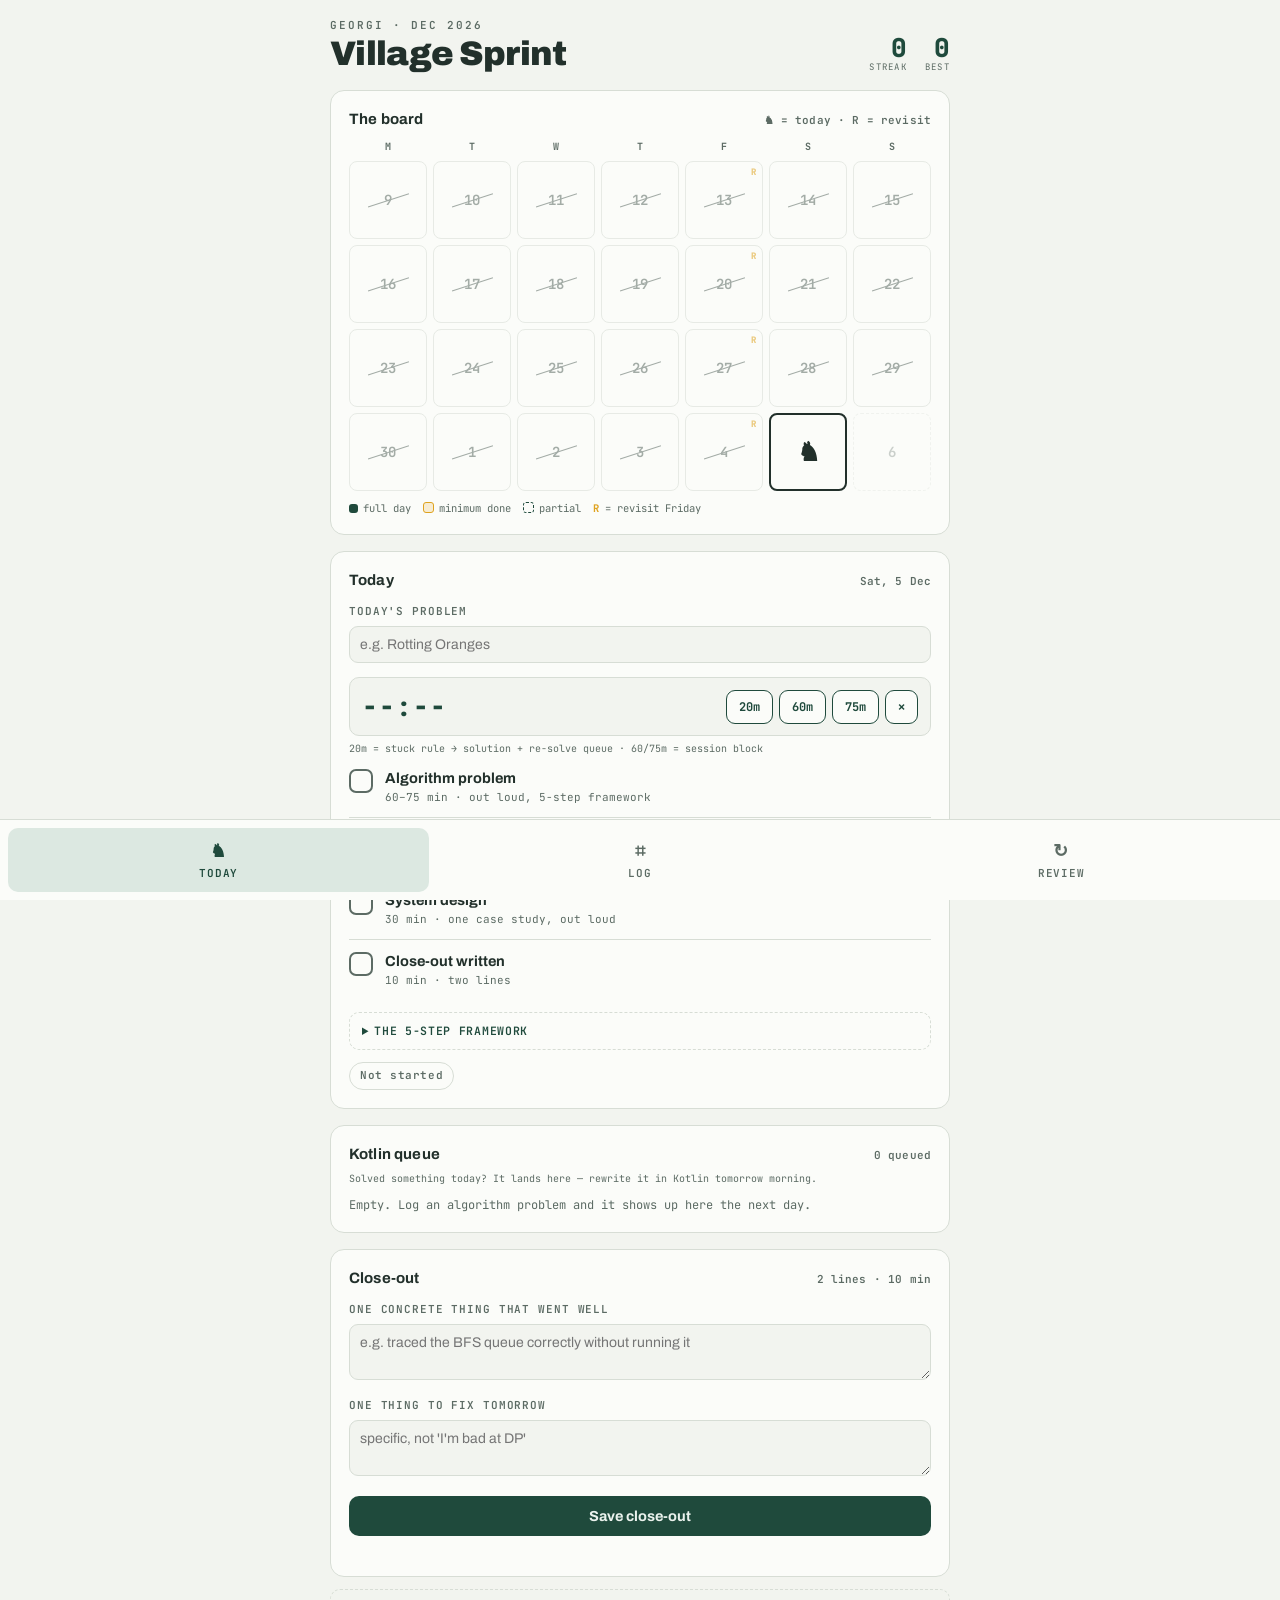
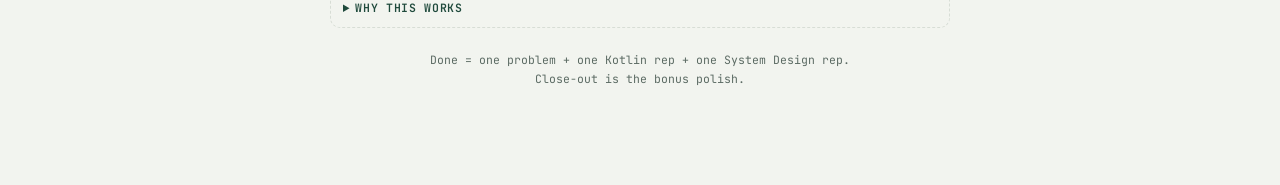
<file: index.html>
<!DOCTYPE html>
<html lang="en">
<head>
<meta charset="UTF-8">
<meta name="viewport" content="width=device-width, initial-scale=1.0">
<meta name="theme-color" content="#1F4A3C">
<meta name="apple-mobile-web-app-capable" content="yes">
<meta name="apple-mobile-web-app-title" content="Sprint">
<title>Today — Village Sprint</title>
<link href="https://fonts.googleapis.com/css2?family=JetBrains+Mono:wght@400;600;800&family=Archivo:wght@500;700;900&display=swap" rel="stylesheet">
<link rel="stylesheet" href="css/style.css">
</head>
<body>
<div class="wrap">

  <div class="header-row">
    <div>
      <div class="eyebrow" id="eyebrow">Georgi · Amsterdam</div>
      <h1>Village Sprint</h1>
    </div>
    <div class="hstats">
      <div><div class="num" id="streakVal">0</div><div class="lbl">streak</div></div>
      <div><div class="num" id="bestVal">0</div><div class="lbl">best</div></div>
    </div>
  </div>

  <div class="card">
    <h2>The board <span class="meta">♞ = today · R = revisit</span></h2>
    <div class="dowrow" id="dowRow"></div>
    <div class="board" id="board"></div>
    <div class="legend">
      <span class="lg-full">full day</span>
      <span class="lg-min">minimum done</span>
      <span class="lg-part">partial</span>
      <span class="lg-r"><b style="color:var(--gold)">R</b>&nbsp;= revisit Friday</span>
    </div>
  </div>

  <div class="card">
    <h2>Today <span class="meta" id="todayLabel"></span></h2>
    <div id="viewBanner" class="fridaynote" style="display:none"></div>
    <div id="fridayNote" class="fridaynote" style="display:none">Revisit day: Review tab → randomizer · re-read notes</div>
    <label class="f" for="probInput">Today's problem</label>
    <input type="text" id="probInput" placeholder="e.g. Rotting Oranges" aria-label="today's problem">
    <div class="timerbar">
      <div class="tdisp" id="timerDisp">--:--</div>
      <div class="tbtns">
        <button class="mini tstart" data-mins="20">20m</button>
        <button class="mini tstart" data-mins="60">60m</button>
        <button class="mini tstart" data-mins="75">75m</button>
        <button class="mini" id="timerStop" aria-label="stop timer">✕</button>
      </div>
    </div>
    <div class="thint">20m = stuck rule → solution + re-solve queue · 60/75m = session block</div>
    <div id="checklist"></div>
    <details class="steps">
      <summary>The 5-step framework</summary>
      <ol>
        <li><b>Repeat</b> the problem in your own words</li>
        <li><b>Ask 2–3 clarifying questions</b> — constraints, edge cases, input size</li>
        <li><b>Think aloud</b> — state the approach and why, before any code</li>
        <li><b>Narrate while coding</b> — no silent stretches</li>
        <li><b>Trace a small example</b> when stuck — line by line, out loud</li>
      </ol>
    </details>
    <span class="pill" id="statusPill">Not started</span>
  </div>

  <div class="card">
    <h2>Kotlin queue <span class="meta" id="kqMeta"></span></h2>
    <div class="thint">Solved something today? It lands here — rewrite it in Kotlin tomorrow morning.</div>
    <div id="kqList"></div>
  </div>

  <div class="card">
    <h2>Close-out <span class="meta">2 lines · 10 min</span></h2>
    <label class="f" for="well">One concrete thing that went well</label>
    <textarea id="well" placeholder="e.g. traced the BFS queue correctly without running it"></textarea>
    <label class="f" for="fix">One thing to fix tomorrow</label>
    <textarea id="fix" placeholder="specific, not 'I'm bad at DP'"></textarea>
    <button class="save" id="saveBtn">Save close-out</button>
    <div class="saved-flash" id="savedFlash"></div>
  </div>

  <details class="steps">
    <summary>Why this works</summary>
    <ul class="whylist">
      <li><b>Streak, not deadline.</b> No end date to run out — loss aversion keeps a running streak more motivating than a shrinking countdown ever was.</li>
      <li><b>Three small reps beat one big one.</b> Interleaving Algorithms, Kotlin and System Design daily (vs. blocking by topic) improves long-term recall — it's harder in the moment, better a week later.</li>
      <li><b>The re-solve queue is retrieval practice.</b> Reading a solution teaches you nothing durable; being forced to reproduce it cold days later is what makes it stick (the testing effect).</li>
      <li><b>Two lines a day beats a long journal.</b> Cheap, specific reflection you'll actually keep doing — friction kills the fancy version.</li>
      <li><b>The board is a visible chain.</b> Seeing the pattern of done days is its own reward — don't break the chain.</li>
    </ul>
  </details>

  <div class="kaizen">
    Done = one problem + one Kotlin rep + one System Design rep.<br>
    Close-out is the bonus polish.
  </div>

</div>

<nav class="nav">
  <a href="index.html" data-page="today"><span class="ico">♞</span>Today</a>
  <a href="problems.html" data-page="problems"><span class="ico">⌗</span>Log</a>
  <a href="review.html" data-page="review"><span class="ico">↻</span>Review</a>
</nav>

<script src="js/store.js"></script>
<script>
(function () {
  VS.load();
  VS.markNav('today');
  const S = VS.state();
  let viewKey = null; // null = today

  function render() {
    const tKey = VS.todayIso();
    const aKey = viewKey || tKey;
    const ds = VS.dayState(aKey);

    document.getElementById('streakVal').textContent = VS.streak();
    document.getElementById('bestVal').textContent = VS.longestStreak();
    document.getElementById('todayLabel').textContent = VS.fmtDate(aKey);
    document.getElementById('fridayNote').style.display = VS.isRevisitDay(aKey) ? 'block' : 'none';
    document.getElementById('eyebrow').textContent = 'Georgi · ' +
      new Date().toLocaleDateString('en-GB', { month: 'short', year: 'numeric' });

    const vb = document.getElementById('viewBanner');
    if (viewKey) {
      vb.style.display = 'block';
      vb.innerHTML = 'Viewing ' + VS.fmtDate(aKey) + ' &nbsp; <button class="mini" id="backToday">back to today</button>';
      document.getElementById('backToday').onclick = () => { viewKey = null; render(); };
    } else {
      vb.style.display = 'none';
    }
    document.querySelector('.timerbar').style.display = viewKey ? 'none' : 'flex';
    document.querySelector('.thint').style.display = viewKey ? 'none' : 'block';

    // day-of-week header row
    const dowRow = document.getElementById('dowRow');
    if (!dowRow.childElementCount) {
      dowRow.innerHTML = VS.DOW_LABELS.map(l => '<span>' + l + '</span>').join('');
    }

    // board — rolling 4-week calendar grid
    const board = document.getElementById('board');
    board.innerHTML = '';
    VS.gridDays(4).forEach(k => {
      const d = VS.dayState(k);
      const cell = document.createElement('div');
      cell.className = 'cell';
      const any = !!(d.algo || d.kotlin || d.sysdesign || d.closeout);
      const future = VS.isFuture(k);
      if (future) cell.classList.add('future');
      else if (VS.isFull(d)) cell.classList.add('full');
      else if (VS.isMin(d)) cell.classList.add('min');
      else if (any) cell.classList.add('part');
      else if (k < tKey) cell.classList.add('missed');
      if (k === tKey) cell.classList.add('today');
      if (viewKey === k) cell.classList.add('viewing');
      if (VS.isRevisitDay(k)) cell.classList.add('friday');
      cell.textContent = String(parseInt(k.slice(-2), 10));
      if (k === tKey) {
        cell.textContent = '';
        const kn = document.createElement('span');
        kn.className = 'knight'; kn.textContent = '♞';
        cell.appendChild(kn);
      }
      if (!future) {
        cell.tabIndex = 0;
        cell.setAttribute('role', 'button');
        cell.setAttribute('aria-label', VS.fmtDate(k));
        const open = () => { viewKey = (k === tKey) ? null : k; render(); };
        cell.addEventListener('click', open);
        cell.addEventListener('keydown', e => { if (e.key === 'Enter' || e.key === ' ') { e.preventDefault(); open(); } });
      }
      board.appendChild(cell);
    });

    // checklist
    const list = document.getElementById('checklist');
    list.innerHTML = '';
    VS.CHECKS.forEach(c => {
      let sub = c.s;
      if (c.id === 'algo' && ds.problem) sub = '→ ' + VS.esc(ds.problem) + ' · ' + c.s;
      const row = document.createElement('div');
      row.className = 'check-row' + (ds[c.id] ? ' on' : '');
      row.setAttribute('role', 'checkbox');
      row.setAttribute('aria-checked', ds[c.id] ? 'true' : 'false');
      row.tabIndex = 0;
      row.innerHTML = '<div class="box">✓</div><div class="txt"><div class="t">' + c.t +
        '</div><div class="s">' + sub + '</div></div>';
      const toggle = () => {
        const cur = VS.dayState(aKey);
        cur[c.id] = !cur[c.id];
        S.days[aKey] = cur;
        VS.save(); render();
      };
      row.addEventListener('click', toggle);
      row.addEventListener('keydown', e => { if (e.key === ' ' || e.key === 'Enter') { e.preventDefault(); toggle(); } });
      list.appendChild(row);
    });

    // problem input
    const pInp = document.getElementById('probInput');
    if (document.activeElement !== pInp) pInp.value = ds.problem || '';

    // status pill
    const pill = document.getElementById('statusPill');
    if (VS.isFull(ds)) { pill.textContent = 'Full day ✓'; pill.className = 'pill full'; }
    else if (VS.isMin(ds)) { pill.textContent = 'Minimum done ✓'; pill.className = 'pill min'; }
    else { pill.textContent = 'Not started'; pill.className = 'pill'; }

    // close-out fields
    const co = ds.note || { well: '', fix: '' };
    if (document.activeElement !== document.getElementById('well') &&
        document.activeElement !== document.getElementById('fix')) {
      document.getElementById('well').value = co.well || '';
      document.getElementById('fix').value = co.fix || '';
    }

    renderKotlinQueue();
  }

  function renderKotlinQueue() {
    const t = VS.todayIso();
    const items = (S.kotlinQueue || []).slice().sort((a, b) => (a.due < b.due ? -1 : 1));
    document.getElementById('kqMeta').textContent = items.length + ' queued';
    const list = document.getElementById('kqList');
    if (items.length === 0) {
      list.innerHTML = '<div class="empty">Empty. Log an algorithm problem and it shows up here the next day.</div>';
      return;
    }
    list.innerHTML = '';
    items.forEach(it => {
      const row = document.createElement('div');
      let dueTxt;
      if (it.due < t) { row.className = 'rs-item overdue'; dueTxt = 'overdue'; }
      else if (it.due === t) { row.className = 'rs-item duetoday'; dueTxt = 'due today'; }
      else { row.className = 'rs-item'; dueTxt = VS.fmtDate(it.due); }
      row.innerHTML = '<div class="nm">' + VS.esc(it.n) + '</div><div class="due">' + dueTxt + '</div>';
      const ok = document.createElement('button');
      ok.className = 'mini'; ok.textContent = '✓';
      ok.setAttribute('aria-label', 'rewrote ' + it.n + ' in Kotlin');
      ok.onclick = () => {
        S.kotlinQueue = S.kotlinQueue.filter(x => x !== it);
        const cur = VS.dayState(t);
        cur.kotlin = true;
        S.days[t] = cur;
        S.problems = S.problems || [];
        S.problems.push({
          id: 'p' + Date.now(), name: it.n, url: '', track: 'Kotlin', topic: it.topic || 'Koans',
          diff: 'Medium', notes: '', date: t, lastReview: null
        });
        VS.save(); render();
      };
      row.appendChild(ok);
      list.appendChild(row);
    });
  }

  document.getElementById('probInput').addEventListener('change', () => {
    const k = viewKey || VS.todayIso();
    const cur = VS.dayState(k);
    cur.problem = document.getElementById('probInput').value.trim();
    S.days[k] = cur;
    VS.save(); render();
  });

  document.getElementById('saveBtn').addEventListener('click', () => {
    const k = viewKey || VS.todayIso();
    const cur = VS.dayState(k);
    cur.note = {
      well: document.getElementById('well').value.trim(),
      fix: document.getElementById('fix').value.trim()
    };
    if (cur.note.well || cur.note.fix) cur.closeout = true;
    S.days[k] = cur;
    const ok = VS.save();
    const f = document.getElementById('savedFlash');
    f.textContent = ok ? 'Saved · ' + new Date().toLocaleTimeString('en-GB', { hour: '2-digit', minute: '2-digit' })
                       : 'Storage unavailable';
    setTimeout(() => { f.textContent = ''; }, 2500);
    render();
  });

  // timer
  let timerInterval = null;
  function updateTimerDisplay() {
    const el = document.getElementById('timerDisp');
    const t = S.timer;
    if (!t || !t.end) {
      el.textContent = '--:--'; el.classList.remove('done');
      clearInterval(timerInterval); timerInterval = null;
      return;
    }
    const rem = Math.max(0, Math.round((t.end - Date.now()) / 1000));
    el.textContent = String(Math.floor(rem / 60)).padStart(2, '0') + ':' + String(rem % 60).padStart(2, '0');
    if (rem === 0) {
      clearInterval(timerInterval); timerInterval = null;
      el.classList.add('done');
      el.textContent = t.mins === 20 ? 'STOP' : 'DONE';
      if (navigator.vibrate) navigator.vibrate([300, 100, 300, 100, 300]);
      delete S.timer;
      VS.save();
    }
  }
  function runTimer() {
    clearInterval(timerInterval);
    timerInterval = setInterval(updateTimerDisplay, 1000);
    updateTimerDisplay();
  }
  document.querySelectorAll('.tstart').forEach(b => {
    b.addEventListener('click', () => {
      S.timer = { end: Date.now() + parseInt(b.getAttribute('data-mins'), 10) * 60000, mins: parseInt(b.getAttribute('data-mins'), 10) };
      document.getElementById('timerDisp').classList.remove('done');
      VS.save(); runTimer();
    });
  });
  document.getElementById('timerStop').addEventListener('click', () => {
    delete S.timer;
    VS.save(); updateTimerDisplay();
  });

  render();
  if (S.timer) runTimer();
})();
</script>
</body>
</html>
</file>
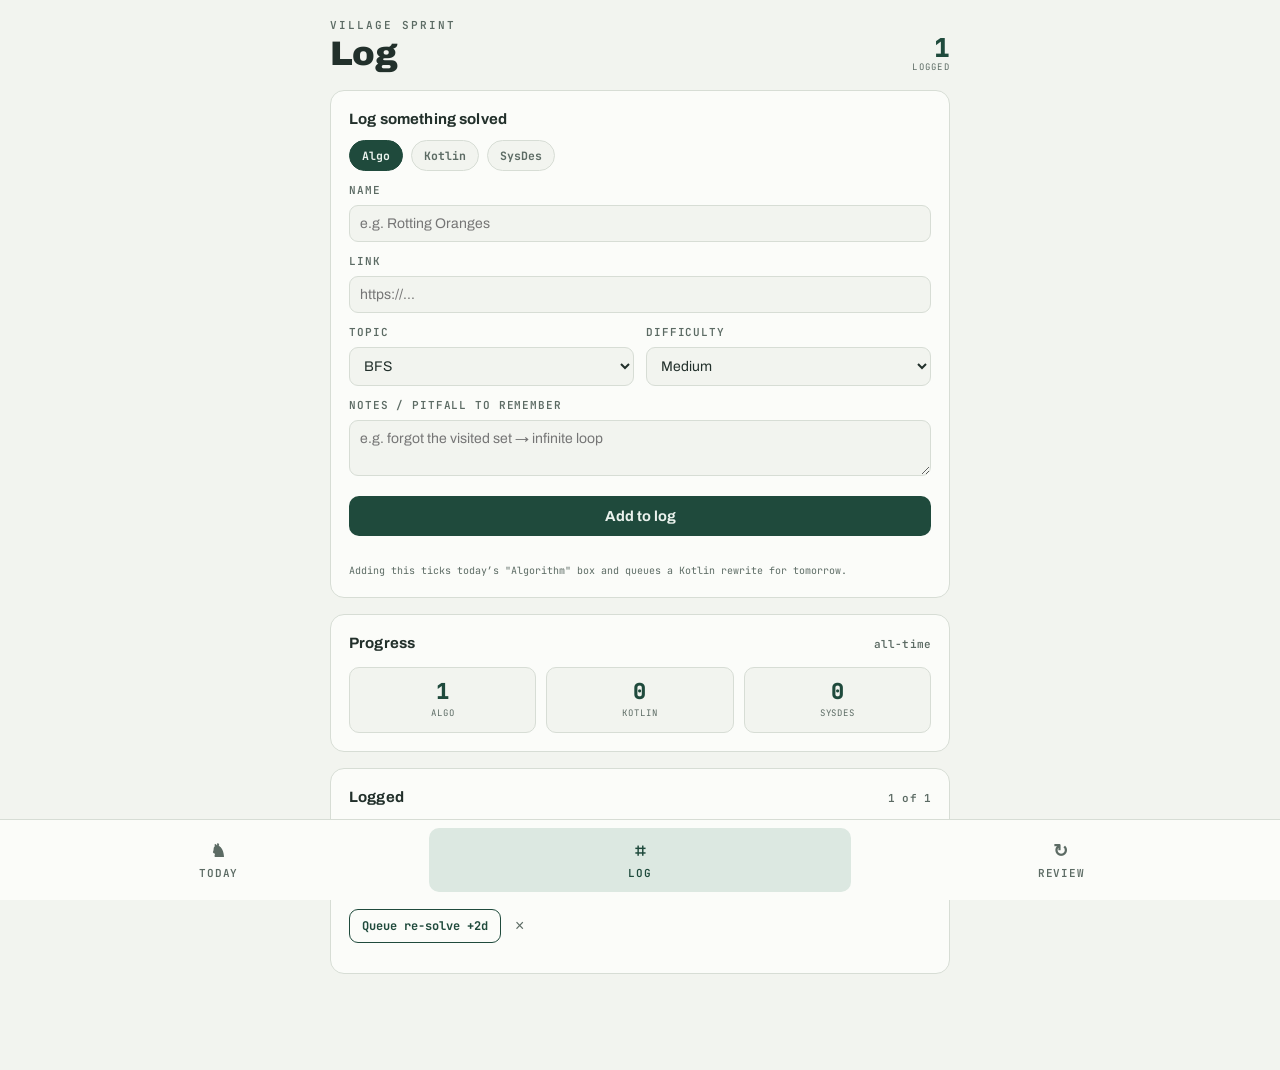
<file: problems.html>
<!DOCTYPE html>
<html lang="en">
<head>
<meta charset="UTF-8">
<meta name="viewport" content="width=device-width, initial-scale=1.0">
<meta name="theme-color" content="#1F4A3C">
<meta name="apple-mobile-web-app-capable" content="yes">
<meta name="apple-mobile-web-app-title" content="Sprint">
<title>Log — Village Sprint</title>
<link href="https://fonts.googleapis.com/css2?family=JetBrains+Mono:wght@400;600;800&family=Archivo:wght@500;700;900&display=swap" rel="stylesheet">
<link rel="stylesheet" href="css/style.css">
</head>
<body>
<div class="wrap">

  <div class="header-row">
    <div>
      <div class="eyebrow">Village Sprint</div>
      <h1>Log</h1>
    </div>
    <div class="hstats">
      <div><div class="num" id="probCount">0</div><div class="lbl">logged</div></div>
    </div>
  </div>

  <div class="card">
    <h2>Log something solved</h2>
    <div class="tabrow" id="trackTabs"></div>
    <div class="formgrid">
      <div class="full">
        <label class="f" for="pName">Name</label>
        <input type="text" id="pName" placeholder="e.g. Rotting Oranges">
      </div>
      <div class="full">
        <label class="f" for="pUrl">Link</label>
        <input type="url" id="pUrl" placeholder="https://...">
      </div>
      <div>
        <label class="f" for="pTopic">Topic</label>
        <select id="pTopic"></select>
      </div>
      <div>
        <label class="f" for="pDiff">Difficulty</label>
        <select id="pDiff">
          <option>Easy</option>
          <option selected>Medium</option>
          <option>Hard</option>
        </select>
      </div>
      <div class="full">
        <label class="f" for="pNotes">Notes / pitfall to remember</label>
        <textarea id="pNotes" placeholder="e.g. forgot the visited set → infinite loop"></textarea>
      </div>
    </div>
    <button class="save" id="pAdd">Add to log</button>
    <div class="saved-flash" id="pFlash"></div>
    <div class="thint" id="tickHint">Adding this also ticks today's matching checklist box.</div>
  </div>

  <div class="card">
    <h2>Progress <span class="meta">all-time</span></h2>
    <div class="statgrid" id="pillarStats"></div>
  </div>

  <div class="card">
    <h2>Logged <span class="meta" id="listMeta"></span></h2>
    <div class="tabrow" id="filterTabs"></div>
    <div id="probList"><div class="empty">Nothing logged yet.</div></div>
  </div>

</div>

<nav class="nav">
  <a href="index.html" data-page="today"><span class="ico">♞</span>Today</a>
  <a href="problems.html" data-page="problems"><span class="ico">⌗</span>Log</a>
  <a href="review.html" data-page="review"><span class="ico">↻</span>Review</a>
</nav>

<script src="js/store.js"></script>
<script>
(function () {
  VS.load();
  VS.markNav('problems');
  const S = VS.state();

  let formTrack = VS.TRACK_DEFS[0].id;
  let filterTrack = 'All';

  // form track tabs
  const trackTabs = document.getElementById('trackTabs');
  function renderFormTabs() {
    trackTabs.innerHTML = '';
    VS.TRACK_DEFS.forEach(t => {
      const b = document.createElement('button');
      b.type = 'button';
      b.className = 'tab chip-' + t.chip + (t.id === formTrack ? ' on' : '');
      b.textContent = t.short;
      b.onclick = () => { formTrack = t.id; renderFormTabs(); renderTopics(); };
      trackTabs.appendChild(b);
    });
  }
  function renderTopics() {
    const sel = document.getElementById('pTopic');
    sel.innerHTML = '';
    VS.trackDef(formTrack).topics.forEach(t => {
      const o = document.createElement('option');
      o.value = t; o.textContent = t;
      sel.appendChild(o);
    });
    document.getElementById('tickHint').textContent = formTrack === 'Algorithm'
      ? 'Adding this ticks today’s "Algorithm" box and queues a Kotlin rewrite for tomorrow.'
      : 'Adding this also ticks today’s "' + VS.trackDef(formTrack).id + '" checklist box.';
  }

  // list filter tabs
  const filterTabs = document.getElementById('filterTabs');
  function renderFilterTabs() {
    filterTabs.innerHTML = '';
    ['All'].concat(VS.TRACK_DEFS.map(t => t.id)).forEach(id => {
      const def = VS.TRACK_DEFS.find(t => t.id === id);
      const b = document.createElement('button');
      b.type = 'button';
      b.className = 'tab' + (def ? ' chip-' + def.chip : '') + (id === filterTrack ? ' on' : '');
      b.textContent = def ? def.short : 'All';
      b.onclick = () => { filterTrack = id; render(); };
      filterTabs.appendChild(b);
    });
  }

  function render() {
    const all = (S.problems || []);
    document.getElementById('probCount').textContent = all.length;

    // pillar stats
    const stats = VS.TRACK_DEFS.map(t => [all.filter(p => p.track === t.id).length, t.short]);
    document.getElementById('pillarStats').innerHTML = stats.map(c =>
      '<div class="stat"><div class="v">' + c[0] + '</div><div class="l">' + c[1] + '</div></div>').join('');

    const probs = all.filter(p => filterTrack === 'All' || p.track === filterTrack)
      .slice().sort((a, b) => (a.date < b.date ? 1 : -1));
    document.getElementById('listMeta').textContent = probs.length + ' of ' + all.length;
    const list = document.getElementById('probList');
    if (probs.length === 0) {
      list.innerHTML = '<div class="empty">Nothing logged yet.</div>';
    } else {
      list.innerHTML = '';
      probs.forEach(p => {
        const def = VS.trackDef(p.track);
        const el = document.createElement('div');
        el.className = 'prob';
        const nameHtml = p.url
          ? '<a href="' + VS.esc(p.url) + '" target="_blank" rel="noopener">' + VS.esc(p.name) + '</a>'
          : VS.esc(p.name);
        el.innerHTML =
          '<div class="top"><span class="nm">' + nameHtml + '</span>' +
          '<span class="chip chip-' + def.chip + '">' + VS.esc(p.track) + '</span>' +
          '<span class="chip">' + VS.esc(p.topic) + '</span>' +
          '<span class="chip gold">' + VS.esc(p.diff) + '</span></div>' +
          '<div class="sub">' + VS.fmtDate(p.date) +
          (p.lastReview ? ' · re-solved ' + VS.fmtDate(p.lastReview) : '') + '</div>' +
          (p.notes ? '<div class="notes">' + VS.esc(p.notes) + '</div>' : '');
        const acts = document.createElement('div');
        acts.className = 'acts';
        const q = document.createElement('button');
        q.className = 'mini'; q.textContent = 'Queue re-solve +2d';
        q.onclick = () => {
          const d = new Date(); d.setDate(d.getDate() + 2);
          S.resolve = S.resolve || [];
          S.resolve.push({ n: p.name, due: VS.iso(d) });
          VS.save();
          q.textContent = 'Queued ✓'; q.disabled = true;
        };
        const del = document.createElement('button');
        del.className = 'x'; del.textContent = '×';
        del.setAttribute('aria-label', 'delete ' + p.name);
        del.onclick = () => {
          if (!confirm('Delete "' + p.name + '" from the log?')) return;
          S.problems = S.problems.filter(x => x.id !== p.id);
          VS.save(); render();
        };
        acts.appendChild(q); acts.appendChild(del);
        el.appendChild(acts);
        list.appendChild(el);
      });
    }
  }

  document.getElementById('pAdd').addEventListener('click', () => {
    const name = document.getElementById('pName').value.trim();
    if (!name) { document.getElementById('pName').focus(); return; }
    const url = document.getElementById('pUrl').value.trim();
    if (url && !/^https?:\/\//i.test(url)) {
      document.getElementById('pFlash').textContent = 'Link must start with http(s)://';
      return;
    }
    const p = {
      id: 'p' + Date.now(),
      name: name, url: url, track: formTrack, topic: document.getElementById('pTopic').value,
      diff: document.getElementById('pDiff').value,
      notes: document.getElementById('pNotes').value.trim(),
      date: VS.todayIso(), lastReview: null
    };
    S.problems = S.problems || [];
    S.problems.push(p);

    // tick today's matching checklist box
    const k = VS.todayIso();
    const cur = VS.dayState(k);
    cur[VS.trackDef(formTrack).check] = true;
    if (formTrack === 'Algorithm' && !cur.problem) cur.problem = name;
    S.days[k] = cur;

    // algorithm problems queue up for a Kotlin rewrite, due tomorrow
    if (formTrack === 'Algorithm') VS.queueKotlin(name, p.topic);

    VS.save();
    document.getElementById('pName').value = '';
    document.getElementById('pUrl').value = '';
    document.getElementById('pNotes').value = '';
    document.getElementById('pFlash').textContent = 'Logged ✓ — today’s "' + formTrack + '" box ticked';
    setTimeout(() => { document.getElementById('pFlash').textContent = ''; }, 3000);
    render();
  });

  renderFormTabs();
  renderTopics();
  renderFilterTabs();
  render();
})();
</script>
</body>
</html>
</file>
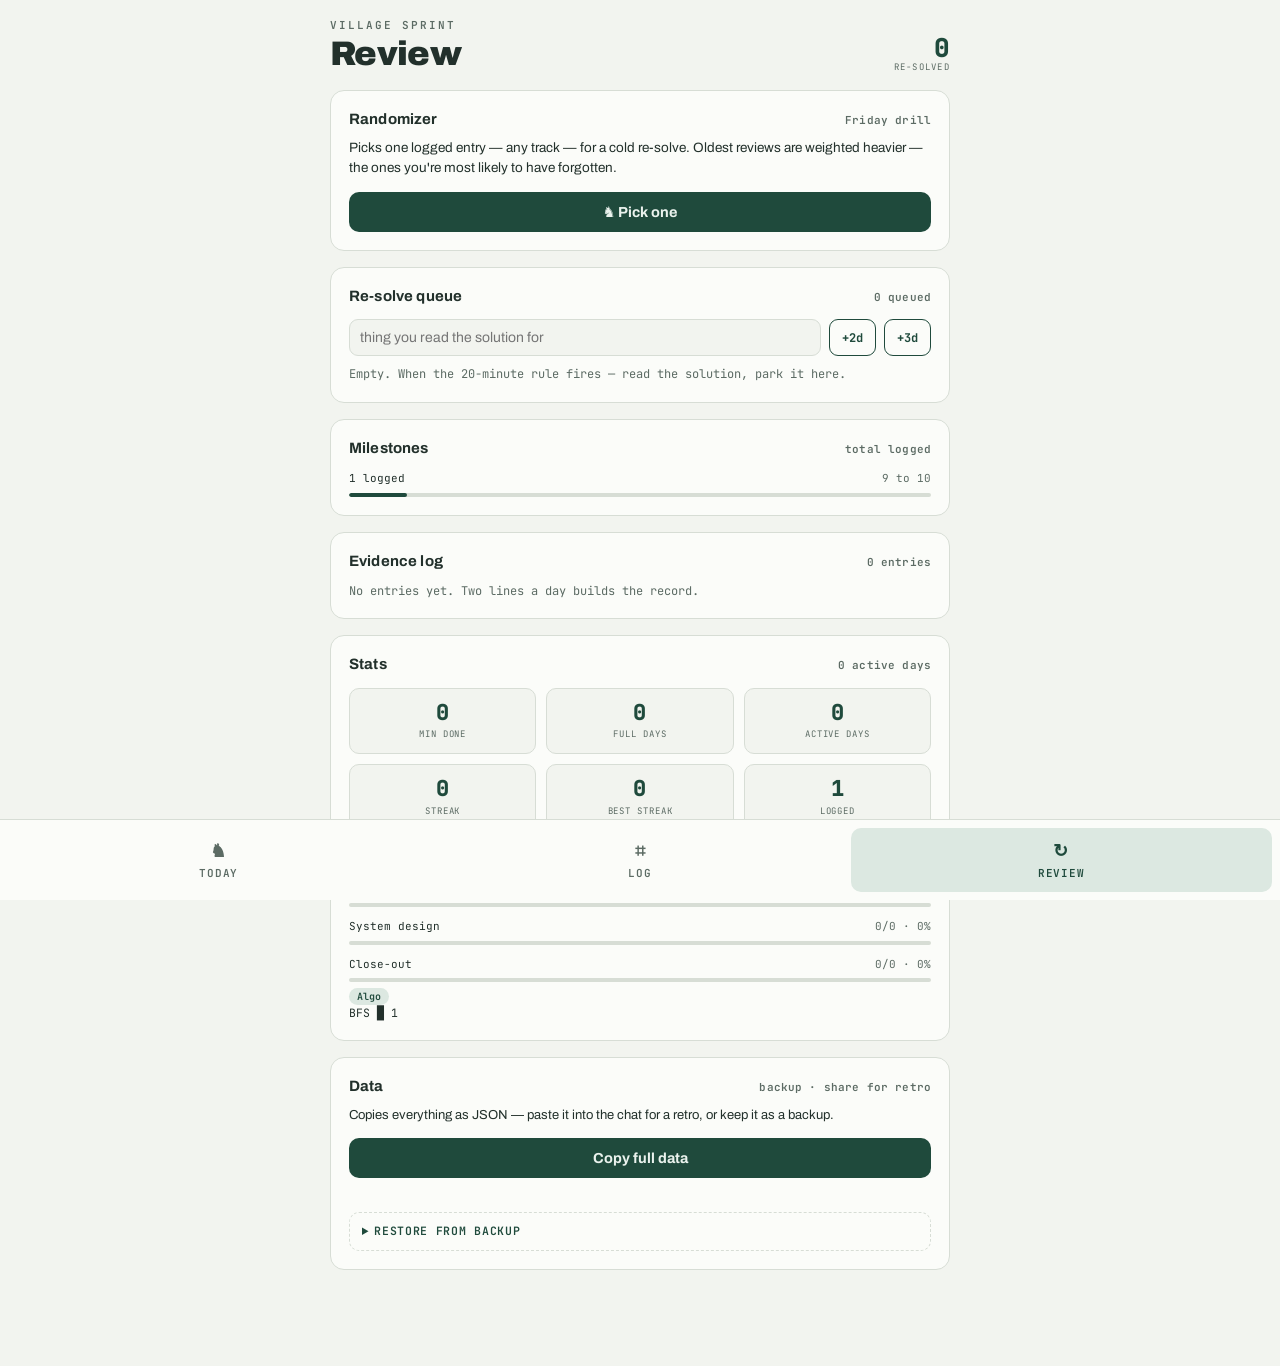
<file: review.html>
<!DOCTYPE html>
<html lang="en">
<head>
<meta charset="UTF-8">
<meta name="viewport" content="width=device-width, initial-scale=1.0">
<meta name="theme-color" content="#1F4A3C">
<meta name="apple-mobile-web-app-capable" content="yes">
<meta name="apple-mobile-web-app-title" content="Sprint">
<title>Review — Village Sprint</title>
<link href="https://fonts.googleapis.com/css2?family=JetBrains+Mono:wght@400;600;800&family=Archivo:wght@500;700;900&display=swap" rel="stylesheet">
<link rel="stylesheet" href="css/style.css">
</head>
<body>
<div class="wrap">

  <div class="header-row">
    <div>
      <div class="eyebrow">Village Sprint</div>
      <h1>Review</h1>
    </div>
    <div class="hstats">
      <div><div class="num" id="resolvedVal">0</div><div class="lbl">re-solved</div></div>
    </div>
  </div>

  <div class="card">
    <h2>Randomizer <span class="meta">Friday drill</span></h2>
    <p style="font-size:13.5px; margin-top:8px;">Picks one logged entry — any track — for a cold re-solve. Oldest reviews are weighted heavier — the ones you're most likely to have forgotten.</p>
    <button class="save" id="pickBtn">♞ Pick one</button>
    <div id="randTarget"></div>
  </div>

  <div class="card">
    <h2>Re-solve queue <span class="meta" id="rsMeta"></span></h2>
    <div class="addrow">
      <input type="text" id="rsName" placeholder="thing you read the solution for" aria-label="item name">
      <button class="mini" id="rsAdd2">+2d</button>
      <button class="mini" id="rsAdd3">+3d</button>
    </div>
    <div id="rsList"></div>
  </div>

  <div class="card">
    <h2>Milestones <span class="meta">total logged</span></h2>
    <div id="milestone"></div>
  </div>

  <div class="card">
    <h2>Evidence log <span class="meta" id="evCount"></span></h2>
    <div id="entries"><div class="empty">No entries yet. Two lines a day builds the record.</div></div>
  </div>

  <div class="card">
    <h2>Stats <span class="meta" id="statMeta"></span></h2>
    <div class="statgrid" id="statGrid"></div>
    <div id="rates"></div>
    <div id="topicStats"></div>
  </div>

  <div class="card">
    <h2>Data <span class="meta">backup · share for retro</span></h2>
    <p style="font-size:13px; margin-top:8px;">Copies everything as JSON — paste it into the chat for a retro, or keep it as a backup.</p>
    <button class="save" id="exportBtn">Copy full data</button>
    <div class="saved-flash" id="exportFlash"></div>
    <details class="steps">
      <summary>Restore from backup</summary>
      <textarea id="importBox" placeholder="paste backup JSON here"></textarea>
      <button class="mini" id="importBtn" style="margin-top:8px;">Restore</button>
      <div class="saved-flash" id="importFlash"></div>
    </details>
  </div>

</div>

<nav class="nav">
  <a href="index.html" data-page="today"><span class="ico">♞</span>Today</a>
  <a href="problems.html" data-page="problems"><span class="ico">⌗</span>Log</a>
  <a href="review.html" data-page="review"><span class="ico">↻</span>Review</a>
</nav>

<script src="js/store.js"></script>
<script>
(function () {
  VS.load();
  VS.markNav('review');
  const S = VS.state();
  let lastPickId = null;
  const MILESTONES = [10, 25, 50, 100, 200, 365];

  function pickWeighted() {
    const probs = S.problems || [];
    if (probs.length === 0) return null;
    const pool = probs.length > 1 ? probs.filter(p => p.id !== lastPickId) : probs;
    const t = Date.now();
    // weight = days since last touch (review or solve), min 1
    const weights = pool.map(p => {
      const last = p.lastReview || p.date;
      const days = Math.max(1, (t - new Date(last + 'T12:00:00').getTime()) / 86400000);
      return days;
    });
    const total = weights.reduce((a, b) => a + b, 0);
    let r = Math.random() * total;
    for (let i = 0; i < pool.length; i++) {
      r -= weights[i];
      if (r <= 0) return pool[i];
    }
    return pool[pool.length - 1];
  }

  function showPick(p) {
    const el = document.getElementById('randTarget');
    if (!p) {
      el.innerHTML = '<div class="empty">Nothing in the log yet — add entries on the Log tab.</div>';
      return;
    }
    lastPickId = p.id;
    const linkBtn = p.url
      ? '<a class="mini" style="text-decoration:none; padding:8px 12px; border:1.5px solid var(--pine); border-radius:9px; color:var(--pine); font-family:var(--mono); font-size:12px; font-weight:700;" href="' + VS.esc(p.url) + '" target="_blank" rel="noopener">Open ↗</a>'
      : '';
    el.innerHTML =
      '<div class="rand-card">' +
      '<div class="rn">' + VS.esc(p.name) + '</div>' +
      '<div class="rt">' + VS.esc(p.track) + ' · ' + VS.esc(p.topic) + ' · ' + VS.esc(p.diff) +
      ' · logged ' + VS.fmtDate(p.date) +
      (p.lastReview ? ' · last re-solved ' + VS.fmtDate(p.lastReview) : ' · never re-solved') + '</div>' +
      (p.notes ? '<div class="rt" style="margin-top:6px;">⚠ ' + VS.esc(p.notes) + '</div>' : '') +
      '<div class="racts">' + linkBtn +
      '<button class="mini" id="rdone">Re-solved ✓</button>' +
      '<button class="mini" id="rskip">Pick another</button></div>' +
      '</div>';
    document.getElementById('rdone').onclick = () => {
      p.lastReview = VS.todayIso();
      S.resolved = (S.resolved || 0) + 1;
      VS.save(); render();
      document.getElementById('randTarget').innerHTML =
        '<div class="empty" style="color:var(--pine);">Logged. Cold re-solve counts double — nice.</div>';
    };
    document.getElementById('rskip').onclick = () => showPick(pickWeighted());
  }

  function render() {
    document.getElementById('resolvedVal').textContent = S.resolved || 0;

    // re-solve queue
    const t = VS.todayIso();
    const list = document.getElementById('rsList');
    const items = (S.resolve || []).slice().sort((a, b) => (a.due < b.due ? -1 : 1));
    document.getElementById('rsMeta').textContent = items.length + ' queued';
    if (items.length === 0) {
      list.innerHTML = '<div class="empty">Empty. When the 20-minute rule fires — read the solution, park it here.</div>';
    } else {
      list.innerHTML = '';
      items.forEach(it => {
        const row = document.createElement('div');
        let dueTxt;
        if (it.due < t) { row.className = 'rs-item overdue'; dueTxt = 'overdue'; }
        else if (it.due === t) { row.className = 'rs-item duetoday'; dueTxt = 'due today'; }
        else { row.className = 'rs-item'; dueTxt = VS.fmtDate(it.due); }
        row.innerHTML = '<div class="nm">' + VS.esc(it.n) + '</div><div class="due">' + dueTxt + '</div>';
        const ok = document.createElement('button');
        ok.className = 'mini'; ok.textContent = '✓';
        ok.setAttribute('aria-label', 're-solved ' + it.n);
        ok.onclick = () => {
          S.resolve = S.resolve.filter(x => x !== it);
          S.resolved = (S.resolved || 0) + 1;
          const match = (S.problems || []).find(p => p.name.toLowerCase() === it.n.toLowerCase());
          if (match) match.lastReview = VS.todayIso();
          VS.save(); render();
        };
        row.appendChild(ok);
        list.appendChild(row);
      });
    }

    // milestones
    const total = (S.problems || []).length;
    const next = MILESTONES.find(m => m > total);
    const prev = MILESTONES.filter(m => m <= total).pop() || 0;
    const ms = document.getElementById('milestone');
    if (!next) {
      ms.innerHTML = '<div class="empty">' + total + ' logged — past every milestone. Keep the streak alive.</div>';
    } else {
      const pct = Math.round(100 * (total - prev) / (next - prev));
      ms.innerHTML = '<div class="rate"><div class="rlbl"><span>' + total + ' logged</span>' +
        '<span>' + (next - total) + ' to ' + next + '</span></div>' +
        '<div class="barwrap"><div class="bar" style="width:' + pct + '%"></div></div></div>';
    }

    // evidence log — every day ever noted, most recent first
    const entriesEl = document.getElementById('entries');
    const withNotes = Object.keys(S.days).filter(k => S.days[k] && S.days[k].note &&
      (S.days[k].note.well || S.days[k].note.fix)).sort().reverse();
    document.getElementById('evCount').textContent = withNotes.length + ' entries';
    if (withNotes.length === 0) {
      entriesEl.innerHTML = '<div class="empty">No entries yet. Two lines a day builds the record.</div>';
    } else {
      entriesEl.innerHTML = '';
      withNotes.forEach(k => {
        const n = S.days[k].note;
        const e = document.createElement('div');
        e.className = 'entry';
        e.innerHTML = '<div class="d">' + VS.fmtDate(k) + '</div>' +
          (n.well ? '<p><b>Well:</b> ' + VS.esc(n.well) + '</p>' : '') +
          (n.fix ? '<p><b>Fix:</b> ' + VS.esc(n.fix) + '</p>' : '');
        entriesEl.appendChild(e);
      });
    }
  }

  function addResolve(daysAhead) {
    const inp = document.getElementById('rsName');
    const n = inp.value.trim();
    if (!n) { inp.focus(); return; }
    const d = new Date(); d.setDate(d.getDate() + daysAhead);
    S.resolve = S.resolve || [];
    S.resolve.push({ n: n, due: VS.iso(d) });
    inp.value = '';
    VS.save(); render();
  }

  function renderStats() {
    const days = Object.keys(S.days).sort();
    const n = days.length;
    let minD = 0, fullD = 0;
    const itemCounts = { algo: 0, kotlin: 0, sysdesign: 0, closeout: 0 };
    days.forEach(k => {
      const d = S.days[k];
      if (VS.isFull(d)) fullD++;
      if (VS.isMin(d)) minD++;
      ['algo', 'kotlin', 'sysdesign', 'closeout'].forEach(id => { if (d[id]) itemCounts[id]++; });
    });
    document.getElementById('statMeta').textContent = VS.totalActiveDays() + ' active days';
    const cells = [
      [minD, 'min done'], [fullD, 'full days'], [VS.totalActiveDays(), 'active days'],
      [VS.streak(), 'streak'], [VS.longestStreak(), 'best streak'], [(S.problems || []).length, 'logged']
    ];
    document.getElementById('statGrid').innerHTML = cells.map(c =>
      '<div class="stat"><div class="v">' + c[0] + '</div><div class="l">' + c[1] + '</div></div>').join('');

    const labels = { algo: 'Algorithm', kotlin: 'Kotlin', sysdesign: 'System design', closeout: 'Close-out' };
    document.getElementById('rates').innerHTML = Object.keys(labels).map(id => {
      const pct = n ? Math.round(100 * itemCounts[id] / n) : 0;
      return '<div class="rate"><div class="rlbl"><span>' + labels[id] + '</span><span>' +
        itemCounts[id] + '/' + n + ' · ' + pct + '%</span></div>' +
        '<div class="barwrap"><div class="bar" style="width:' + pct + '%"></div></div></div>';
    }).join('');

    // per-track topic breakdown
    const blocks = VS.TRACK_DEFS.map(t => {
      const byTopic = {};
      (S.problems || []).filter(p => p.track === t.id).forEach(p => { byTopic[p.topic] = (byTopic[p.topic] || 0) + 1; });
      const keys = Object.keys(byTopic).sort((a, b) => byTopic[b] - byTopic[a]);
      if (!keys.length) return '';
      const lines = keys.map(tp => tp + ' ' + '█'.repeat(byTopic[tp]) + ' ' + byTopic[tp]).join('<br>');
      return '<div class="topicline"><b class="chip chip-' + t.chip + '">' + t.short + '</b><br>' + lines + '</div>';
    }).join('');
    document.getElementById('topicStats').innerHTML = blocks;
  }

  document.getElementById('exportBtn').addEventListener('click', () => {
    const payload = JSON.stringify(S, null, 1);
    const flash = document.getElementById('exportFlash');
    function fallback() {
      const ta = document.createElement('textarea');
      ta.value = payload; document.body.appendChild(ta);
      ta.select(); document.execCommand('copy'); document.body.removeChild(ta);
      flash.textContent = 'Copied ✓';
    }
    if (navigator.clipboard && navigator.clipboard.writeText) {
      navigator.clipboard.writeText(payload).then(() => { flash.textContent = 'Copied ✓ — paste it in the chat'; })
        .catch(fallback);
    } else fallback();
    setTimeout(() => { flash.textContent = ''; }, 3000);
  });

  document.getElementById('importBtn').addEventListener('click', () => {
    const flash = document.getElementById('importFlash');
    try {
      const p = JSON.parse(document.getElementById('importBox').value);
      if (!p || typeof p !== 'object' || !p.days) throw new Error('not a backup');
      Object.keys(S).forEach(k => delete S[k]);
      Object.assign(S, p);
      VS.save();
      flash.textContent = 'Restored ✓';
      render(); renderStats();
    } catch (e) {
      flash.textContent = 'Invalid backup JSON';
    }
    setTimeout(() => { flash.textContent = ''; }, 3000);
  });

  document.getElementById('rsAdd2').addEventListener('click', () => addResolve(2));
  document.getElementById('rsAdd3').addEventListener('click', () => addResolve(3));
  document.getElementById('rsName').addEventListener('keydown', e => { if (e.key === 'Enter') addResolve(2); });
  document.getElementById('pickBtn').addEventListener('click', () => showPick(pickWeighted()));

  render();
  renderStats();
})();
</script>
</body>
</html>
</file>
<file: css/style.css>
:root {
  --paper: #F2F4EF;
  --card: #FBFCF9;
  --ink: #22302B;
  --ink-soft: #5C6B64;
  --pine: #1F4A3C;
  --pine-ink: #EAF2ED;
  --pine-soft: #DCE8E1;
  --gold: #DFA31F;
  --gold-soft: #F7ECD2;
  --gold-ink: #7A5A0D;
  --line: #D7DDD5;
  --danger: #A64B3C;
  --mono: 'JetBrains Mono', ui-monospace, monospace;
  --sans: 'Archivo', system-ui, sans-serif;
}
@media (prefers-color-scheme: dark) {
  :root {
    --paper: #171D1A;
    --card: #1F2622;
    --ink: #E4EAE5;
    --ink-soft: #93A29A;
    --pine: #6FBF9F;
    --pine-ink: #132019;
    --pine-soft: #24352E;
    --gold: #D9A21B;
    --gold-soft: #3A2F14;
    --gold-ink: #E8C877;
    --line: #333D37;
    --danger: #D07B6C;
  }
}
* { box-sizing: border-box; margin: 0; padding: 0; }
html { -webkit-text-size-adjust: 100%; }
body {
  background: var(--paper);
  color: var(--ink);
  font-family: var(--sans);
  line-height: 1.45;
  padding: 18px 16px 96px;
}
.wrap { max-width: 620px; margin: 0 auto; }

/* Header */
.eyebrow {
  font-family: var(--mono); font-size: 11px; font-weight: 600;
  letter-spacing: 0.18em; text-transform: uppercase; color: var(--ink-soft);
}
h1 {
  font-weight: 900; font-size: clamp(24px, 6vw, 34px);
  letter-spacing: -0.02em; line-height: 1.05; margin: 2px 0 2px;
}
.header-row { display: flex; justify-content: space-between; align-items: flex-end; gap: 16px; }
.hstats { display: flex; gap: 18px; text-align: right; }
.hstats .num { font-family: var(--mono); font-weight: 800; font-size: 26px; line-height: 1; color: var(--pine); }
.hstats .lbl { font-family: var(--mono); font-size: 9px; letter-spacing: 0.14em; text-transform: uppercase; color: var(--ink-soft); }

/* Cards */
.card {
  background: var(--card); border: 1.5px solid var(--line); border-radius: 14px;
  padding: 18px; margin-top: 16px;
}
.card h2 {
  font-size: 15px; font-weight: 700; letter-spacing: 0.01em;
  display: flex; justify-content: space-between; align-items: baseline; gap: 10px;
}
.card h2 .meta { font-family: var(--mono); font-size: 11px; font-weight: 600; color: var(--ink-soft); }
.empty { font-family: var(--mono); font-size: 12px; color: var(--ink-soft); margin-top: 10px; }

/* Bottom navigation */
.nav {
  position: fixed; bottom: 0; left: 0; right: 0; z-index: 10;
  background: var(--card); border-top: 1.5px solid var(--line);
  display: flex; justify-content: space-around;
  padding: 8px 8px calc(8px + env(safe-area-inset-bottom));
}
.nav a {
  flex: 1; text-align: center; text-decoration: none;
  font-family: var(--mono); font-size: 11px; font-weight: 600;
  letter-spacing: 0.08em; text-transform: uppercase;
  color: var(--ink-soft); padding: 10px 4px; border-radius: 10px;
}
.nav a .ico { display: block; font-size: 18px; margin-bottom: 2px; }
.nav a.active { color: var(--pine); background: var(--pine-soft); }

/* Knight board */
.dowrow { display: grid; grid-template-columns: repeat(7, 1fr); gap: 6px; margin-top: 10px; }
.dowrow span {
  text-align: center; font-family: var(--mono); font-size: 10px; font-weight: 700;
  letter-spacing: 0.06em; color: var(--ink-soft);
}
.board { display: grid; grid-template-columns: repeat(7, 1fr); gap: 6px; margin-top: 6px; }
.cell {
  aspect-ratio: 1; border-radius: 8px; border: 1.5px solid var(--line);
  background: var(--card); position: relative;
  display: flex; align-items: center; justify-content: center;
  font-family: var(--mono); font-size: 14px; font-weight: 600; color: var(--ink-soft);
  transition: background 0.25s, border-color 0.25s;
}
.cell.future { opacity: 0.3; border-style: dashed; cursor: default; }
.cell .knight { position: absolute; inset: 0; display: flex; align-items: center; justify-content: center; font-size: 26px; line-height: 1; }
.cell.full { background: var(--pine); border-color: var(--pine); color: var(--pine-ink); }
.cell.min { background: var(--gold-soft); border-color: var(--gold); color: var(--ink); }
.cell.part { background: transparent; border: 1.5px dashed var(--pine); color: var(--ink); }
.cell { cursor: pointer; }
.cell.viewing { box-shadow: 0 0 0 2px var(--gold); }
.cell.missed { background: transparent; border-color: var(--line); color: var(--ink-soft); opacity: 0.55; }
.cell.missed::after {
  content: ''; position: absolute; left: 22%; right: 22%; top: 50%;
  border-top: 1.5px solid var(--ink-soft); transform: rotate(-18deg);
}
.cell.today { border-color: var(--ink); border-width: 2px; color: var(--ink); }
.cell.today.full { color: var(--pine-ink); border-color: var(--pine); box-shadow: 0 0 0 2px var(--gold); }
.cell.friday::before {
  content: 'R'; position: absolute; top: 4px; right: 6px;
  font-size: 9px; font-weight: 800; color: var(--gold); font-family: var(--mono);
}
.legend { display: flex; flex-wrap: wrap; gap: 12px; margin-top: 10px; font-family: var(--mono); font-size: 10.5px; color: var(--ink-soft); }
.legend span::before { content: ''; display: inline-block; width: 9px; height: 9px; border-radius: 3px; margin-right: 5px; vertical-align: -1px; }
.lg-full::before { background: var(--pine); }
.lg-min::before { background: var(--gold-soft); border: 1px solid var(--gold); }
.lg-part::before { background: transparent; border: 1px dashed var(--pine); }
.lg-r::before { display: none !important; }

/* Checklist */
.check-row {
  display: flex; align-items: flex-start; gap: 12px;
  padding: 11px 0; border-bottom: 1px solid var(--line); cursor: pointer;
  -webkit-tap-highlight-color: transparent;
}
.check-row:last-of-type { border-bottom: none; }
.box {
  flex: none; width: 24px; height: 24px; border-radius: 7px;
  border: 2px solid var(--ink-soft); background: transparent; margin-top: 1px;
  display: flex; align-items: center; justify-content: center;
  color: transparent; font-weight: 800; font-size: 15px;
}
.check-row.on .box { background: var(--pine); border-color: var(--pine); color: var(--pine-ink); }
.check-row .txt .t { font-weight: 700; font-size: 14.5px; }
.check-row .txt .s { font-family: var(--mono); font-size: 11px; color: var(--ink-soft); margin-top: 1px; overflow-wrap: anywhere; }
.check-row.on .txt .t { color: var(--pine); }
.pill {
  display: inline-block; margin-top: 12px; font-family: var(--mono);
  font-size: 11px; font-weight: 600; letter-spacing: 0.05em;
  padding: 5px 10px; border-radius: 999px; border: 1.5px solid var(--line); color: var(--ink-soft);
}
.pill.min { border-color: var(--gold); background: var(--gold-soft); color: var(--gold-ink); }
.pill.full { border-color: var(--pine); background: var(--pine); color: var(--pine-ink); }
.fridaynote {
  margin-top: 10px; padding: 9px 12px; border-radius: 9px;
  background: var(--gold-soft); border: 1px dashed var(--gold);
  font-size: 12.5px; color: var(--gold-ink); font-family: var(--mono);
}

/* Forms */
textarea, input[type=text], input[type=url], select {
  width: 100%; border: 1.5px solid var(--line); border-radius: 9px;
  background: var(--paper); font-family: var(--sans); font-size: 14px;
  color: var(--ink); padding: 10px; margin-top: 6px;
}
textarea { resize: vertical; min-height: 56px; }
textarea:focus, input:focus, select:focus { outline: 2px solid var(--pine); outline-offset: 1px; border-color: var(--pine); }
label.f {
  display: block; margin-top: 12px; font-family: var(--mono); font-size: 11px;
  font-weight: 600; letter-spacing: 0.08em; text-transform: uppercase; color: var(--ink-soft);
}
.formgrid { display: grid; grid-template-columns: 1fr 1fr; gap: 0 12px; }
.formgrid .full { grid-column: 1 / -1; }
button.save {
  margin-top: 14px; width: 100%; padding: 12px; border: none; border-radius: 10px;
  background: var(--pine); color: var(--pine-ink); font-family: var(--sans);
  font-weight: 700; font-size: 14.5px; cursor: pointer;
}
button.save:active { transform: translateY(1px); }
button.mini {
  padding: 8px 12px; border-radius: 9px; border: 1.5px solid var(--pine);
  background: var(--card); color: var(--pine); font-family: var(--mono);
  font-size: 12px; font-weight: 700; cursor: pointer; white-space: nowrap;
}
button.step {
  width: 32px; height: 32px; border-radius: 8px; border: 1.5px solid var(--line);
  background: var(--card); font-family: var(--mono); font-size: 16px; font-weight: 700;
  color: var(--ink); cursor: pointer;
}
button:focus-visible, .check-row:focus-visible, .nav a:focus-visible { outline: 2px solid var(--gold); outline-offset: 2px; }
.saved-flash { font-family: var(--mono); font-size: 11px; color: var(--pine); margin-top: 8px; text-align: center; min-height: 14px; }
.addrow { display: flex; gap: 8px; margin-top: 12px; }
.addrow input { margin-top: 0; flex: 1; min-width: 0; }

/* Timer */
.timerbar {
  display: flex; align-items: center; justify-content: space-between;
  gap: 10px; margin-top: 14px; padding: 10px 12px;
  border: 1.5px solid var(--line); border-radius: 10px; background: var(--paper);
}
.tdisp { font-family: var(--mono); font-weight: 800; font-size: 26px; color: var(--pine); letter-spacing: 0.04em; min-width: 88px; }
.tdisp.done { color: var(--danger); animation: tflash 1s ease-in-out 3; }
@keyframes tflash { 50% { opacity: 0.25; } }
.tbtns { display: flex; gap: 6px; }
.thint { font-family: var(--mono); font-size: 10px; color: var(--ink-soft); margin-top: 6px; }
details.steps { margin-top: 12px; border: 1.5px dashed var(--line); border-radius: 10px; padding: 10px 12px; }
details.steps summary {
  cursor: pointer; font-family: var(--mono); font-size: 11.5px;
  font-weight: 600; letter-spacing: 0.06em; text-transform: uppercase; color: var(--pine);
}
details.steps ol { margin: 10px 0 2px 18px; font-size: 13.5px; }
details.steps li { margin-bottom: 6px; }

/* Problems list */
.prob {
  padding: 12px 0; border-bottom: 1px solid var(--line);
}
.prob:last-child { border-bottom: none; }
.prob .top { display: flex; align-items: baseline; gap: 8px; flex-wrap: wrap; }
.prob .nm { font-weight: 700; font-size: 14.5px; }
.prob .nm a { color: var(--ink); text-decoration: underline; text-decoration-color: var(--pine); text-underline-offset: 3px; }
.chip {
  font-family: var(--mono); font-size: 10px; font-weight: 600;
  padding: 2px 8px; border-radius: 999px; background: var(--pine-soft); color: var(--pine);
}
.chip.gold { background: var(--gold-soft); color: var(--gold-ink); }
.chip-algo { background: var(--pine-soft); color: var(--pine); }
.chip-kotlin { background: #E4DBF7; color: #5B3FA0; }
.chip-sysdesign { background: var(--gold-soft); color: var(--gold-ink); }
@media (prefers-color-scheme: dark) {
  .chip-kotlin { background: #332950; color: #C9B6F2; }
}

/* Tabs (track filter / track selector) */
.tabrow { display: flex; gap: 8px; margin-top: 10px; flex-wrap: wrap; }
.tab {
  padding: 7px 12px; border-radius: 999px; border: 1.5px solid var(--line);
  background: var(--paper); color: var(--ink-soft); font-family: var(--mono);
  font-size: 11.5px; font-weight: 700; cursor: pointer;
}
.tab.chip-algo.on { background: var(--pine); border-color: var(--pine); color: var(--pine-ink); }
.tab.chip-kotlin.on { background: #5B3FA0; border-color: #5B3FA0; color: #F3EEFC; }
.tab.chip-sysdesign.on { background: var(--gold); border-color: var(--gold); color: var(--gold-ink); }
.tab.on:not(.chip-algo):not(.chip-kotlin):not(.chip-sysdesign) { background: var(--ink); border-color: var(--ink); color: var(--paper); }
.prob .sub { font-family: var(--mono); font-size: 10.5px; color: var(--ink-soft); margin-top: 3px; }
.prob .notes { font-size: 13px; margin-top: 5px; color: var(--ink); }
.prob .acts { margin-top: 8px; display: flex; gap: 8px; }
button.x { border: none; background: none; color: var(--ink-soft); font-size: 16px; cursor: pointer; padding: 2px 6px; }

/* Tracks */
.track { display: flex; align-items: center; justify-content: space-between; gap: 10px; padding: 11px 0; border-bottom: 1px solid var(--line); }
.track:last-child { border-bottom: none; }
.track .name { font-weight: 700; font-size: 14px; }
.track .sub { font-family: var(--mono); font-size: 10.5px; color: var(--ink-soft); }
.counter { display: flex; align-items: center; gap: 8px; }
.counter .cnt { font-family: var(--mono); font-weight: 800; font-size: 15px; min-width: 44px; text-align: center; }
.counter .cnt.done { color: var(--pine); }
.track.done-track .name { color: var(--pine); }
.track.done-track .name::after { content: ' \2713'; }
.barwrap { height: 4px; background: var(--line); border-radius: 2px; margin-top: 6px; overflow: hidden; }
.bar { height: 100%; background: var(--pine); border-radius: 2px; }

/* Randomizer */
.rand-card {
  margin-top: 12px; padding: 16px; border-radius: 12px;
  border: 2px solid var(--pine); background: var(--pine-soft); text-align: center;
}
.rand-card .rn { font-weight: 900; font-size: 20px; letter-spacing: -0.01em; }
.rand-card .rt { font-family: var(--mono); font-size: 11px; color: var(--ink-soft); margin-top: 4px; }
.rand-card .racts { display: flex; gap: 8px; justify-content: center; margin-top: 12px; flex-wrap: wrap; }

/* Re-solve + entries */
.rs-item { display: flex; align-items: center; gap: 10px; padding: 10px 0; border-bottom: 1px solid var(--line); }
.rs-item:last-child { border-bottom: none; }
.rs-item .nm { flex: 1; font-weight: 700; font-size: 14px; overflow-wrap: anywhere; }
.rs-item .due { font-family: var(--mono); font-size: 11px; color: var(--ink-soft); white-space: nowrap; }
.rs-item.duetoday .due { color: var(--gold-ink); background: var(--gold-soft); border: 1px solid var(--gold); padding: 2px 7px; border-radius: 999px; }
.rs-item.overdue .due { color: #fff; background: var(--danger); padding: 2px 7px; border-radius: 999px; }
.entry { padding: 10px 0; border-top: 1px solid var(--line); }
.entry .d { font-family: var(--mono); font-size: 11px; font-weight: 600; color: var(--pine); }
.entry p { font-size: 13.5px; margin-top: 3px; }

.kaizen { margin-top: 22px; text-align: center; font-family: var(--mono); font-size: 11.5px; color: var(--ink-soft); line-height: 1.7; }

/* Why-this-works list */
.whylist { margin: 10px 0 2px 18px; font-size: 13.5px; }
.whylist li { margin-bottom: 9px; }

/* Stats */
.statgrid { display: grid; grid-template-columns: repeat(3, 1fr); gap: 10px; margin-top: 12px; }
.stat { text-align: center; padding: 12px 6px; border: 1.5px solid var(--line); border-radius: 10px; background: var(--paper); }
.stat .v { font-family: var(--mono); font-weight: 800; font-size: 22px; color: var(--pine); line-height: 1.1; }
.stat .l { font-family: var(--mono); font-size: 9px; letter-spacing: 0.1em; text-transform: uppercase; color: var(--ink-soft); margin-top: 3px; }
.rate { margin-top: 12px; }
.rate .rlbl { display: flex; justify-content: space-between; font-family: var(--mono); font-size: 11px; color: var(--ink); }
.rate .rlbl span:last-child { color: var(--ink-soft); }
.topicline { font-family: var(--mono); font-size: 11.5px; color: var(--ink); margin-top: 6px; }

@media (prefers-reduced-motion: reduce) { * { transition: none !important; animation: none !important; } }
</file>
